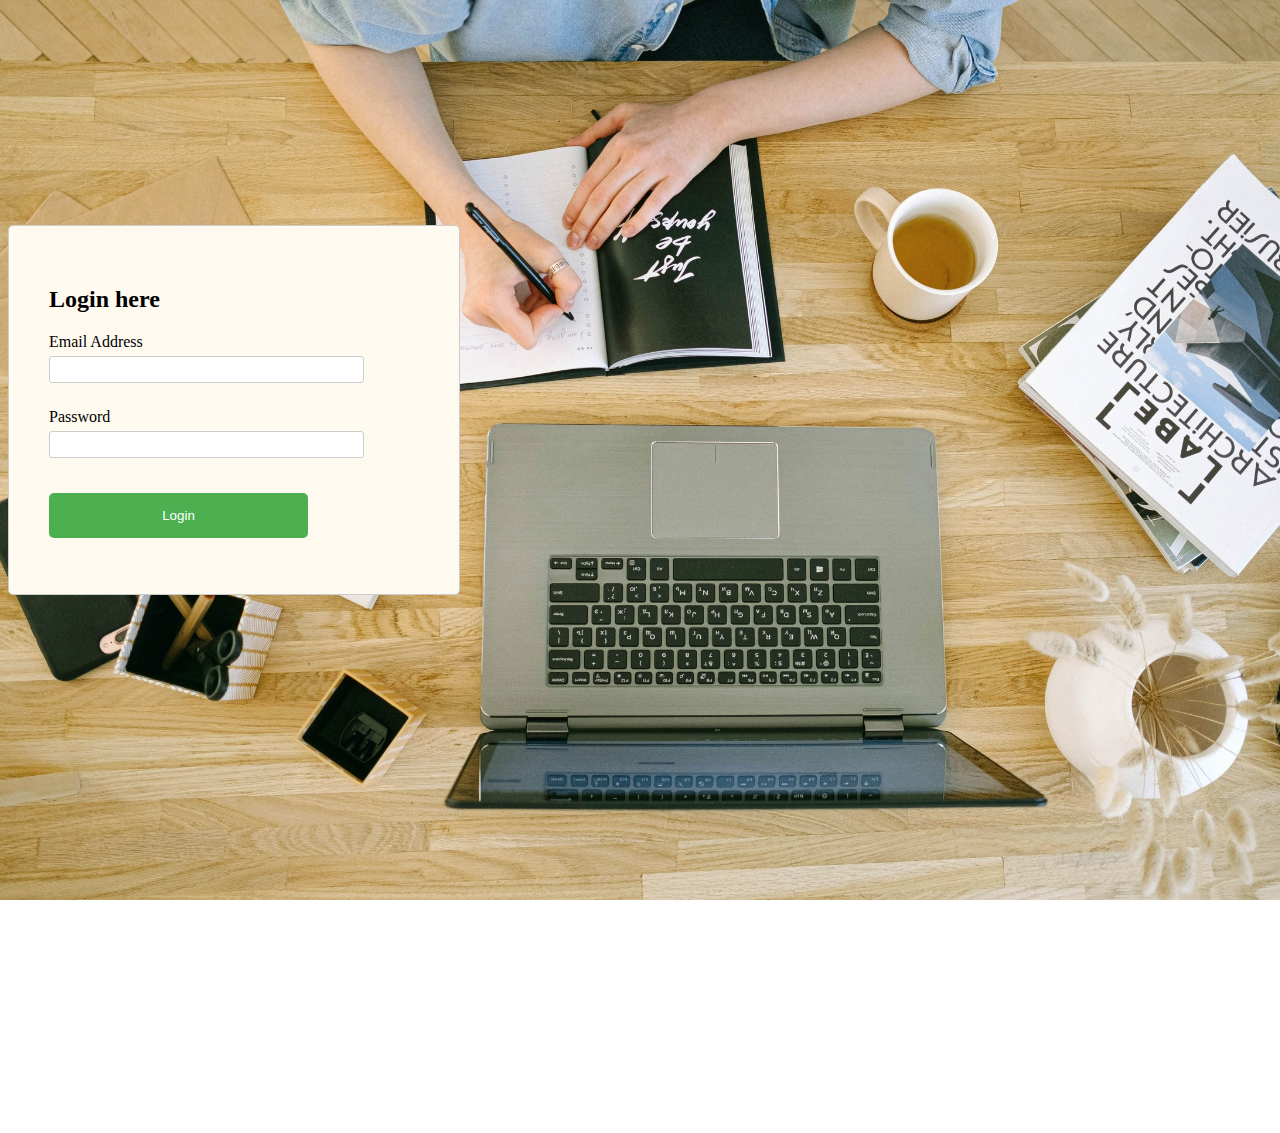
<file: login.html>
<html>

<head>
    <meta charset="UTF-8">
    <meta name="viewport" content="width=device-width, initial-scale=1">
        <link href="https://cdn.jsdelivr.net/npm/bootstrap@5.2.3/dist/css/bootstrap.min.css" rel="stylesheet" integrity="sha384-rbsA2VBKQhggwzxH7pPCaAqO46MgnOM80zW1RWuH61DGLwZJEdK2Kadq2F9CUG65" crossorigin="anonymous">

    <title>Login Page</title>
    <style>
        body {
            background-image: url('image/A.jpeg');
            background-repeat: no-repeat;
            background-size: cover;
            background-attachment: fixed;
            position: relative;
            width: 100%;
            height: 100%;
        }

        .container {
            width: 370px;
            margin: 25vh 0 auto;
            padding: 40px;
            border: 1px solid #ccc;
            border-radius: 5px;
            background-color: floralwhite;
        }

        form {
            text-align: left;
        }

        label {
            display: block;
            margin-top: 20px;
        }

        input {
            width: 85%;
            padding: 5px;
            margin: 5px 0;
            border: 1px solid #ccc;
            border-radius: 3px;
        }

        .input-group input.success {
            border: 1px solid green;
        }

        .input-group input.error {
            border: 1px solid red;
        }

        button {
            width: 70%;
            padding: 15px;
            background-color: #4CAF50;
            color: white;
            border: none;
            border-radius: 5px;
            margin-top: 30px;
            cursor: pointer;
        }

        .error-text {
            color: red;
        }
    </style>
</head>

<body>
    <div class="container">
        <form id="login">
            <h2>Login here</h2>
            <div class="input-group">
      <label for="email-field">Email Address</label>
           <input type="email" id="email-field">
   <div class="email-error error-text"></div>
            </div>
     <div class="input-group">
     <label for="password">Password</label>
     <input type="password" id="password" name="password">
       <div class="password-error error-text"></div>
    
      <button type="submit">Login</button>
            </div>
        </form>
    </div>
    <script>
   document.getElementById("login").addEventListener("submit", function(event) {
  event.preventDefault();
            var email = document.getElementById("email-field").value;
     var password = document.getElementById("password").value;
   var emailField = document.getElementById("email-field");
   var passwordField = document.getElementById("password");
  var emailError = document.querySelector(".email-error");
            var passwordError = document.querySelector(".password-error");

  emailField.classList.remove("success", "error");
  
  passwordField.classList.remove("success", "error");
  
   emailError.textContent = "";
   passwordError.textContent = "";

   if (email.trim() === "") {
   emailField.classList.add("error");
   emailError.textContent = "Please enter your email address.";
            }
    else {
      emailField.classList.add("success");
            }

   if (password.trim() === "") {
       passwordField.classList.add("error");
     passwordError.textContent = "Enter a password.";
      } 
  else if (password.length < 8) {
   passwordField.classList.add("error");
    passwordError.textContent = "Incorrect password (must be at least 8 characters).";
            } 
    else {
    passwordField.classList.add("success");
   window.location.href = "To-do.html";
   }
   });         
            
    </script>
    
    
        <script src="https://cdn.jsdelivr.net/npm/bootstrap@5.2.3/dist/js/bootstrap.bundle.min.js" integrity="sha384-kenU1KFdBIe4zVF0s0G1M5b4hcpxyD9F7jL+jjXkk+Q2h455rYXK/7HAuoJl+0I4" crossorigin="anonymous"></script>

</body>

</html>
</file>
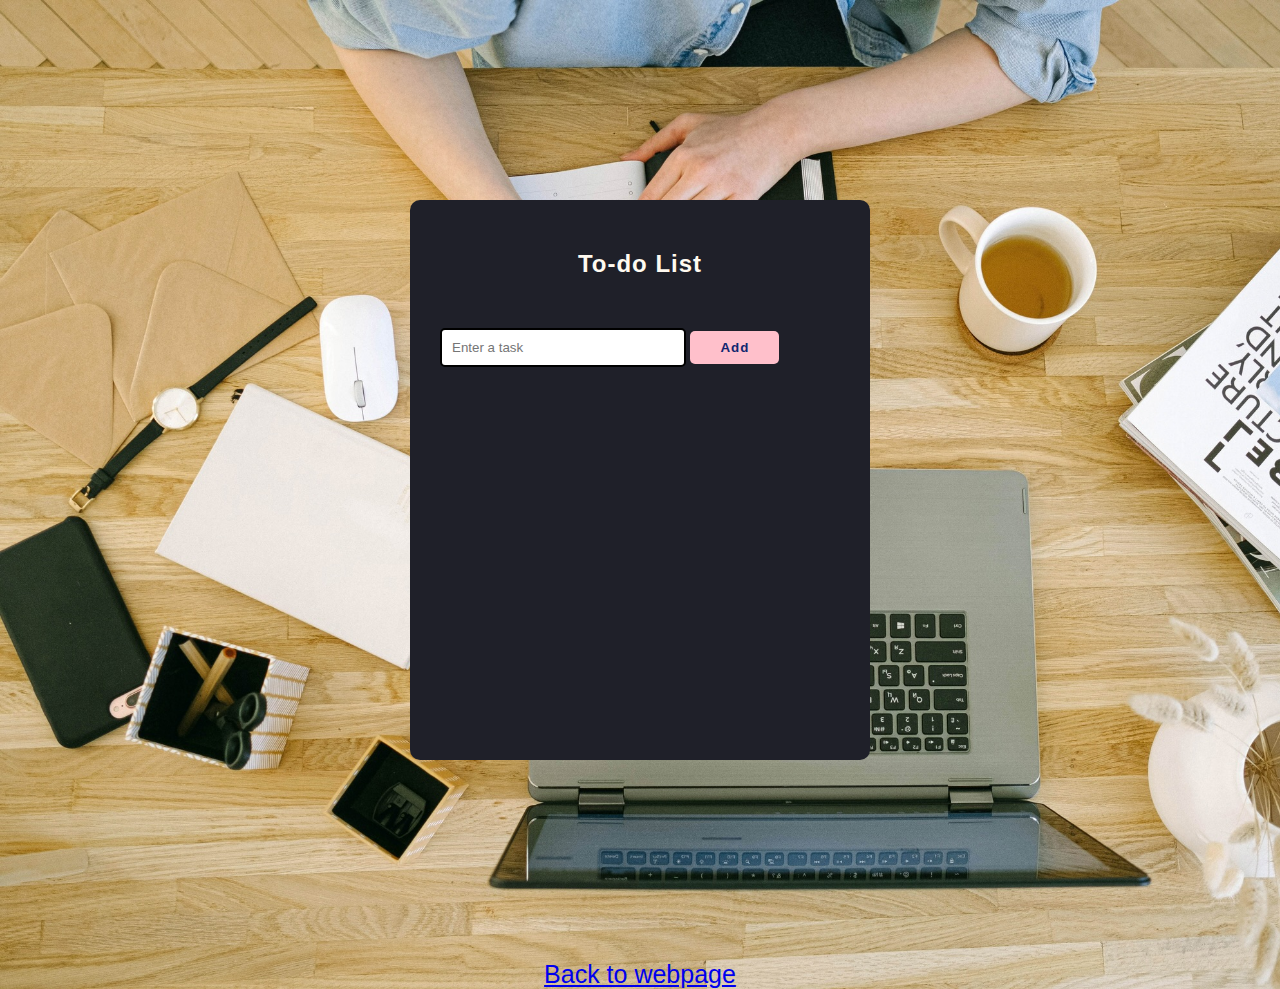
<file: To-do.html>
<!DOCTYPE html>
<html lang="en">
<head>
    <meta charset="utf-8">
    <meta name="viewport" content="width=device-width, initial-scale=1">
    <title>To-Do List</title>
    <link href="https://cdn.jsdelivr.net/npm/bootstrap@5.2.3/dist/css/bootstrap.min.css" rel="stylesheet" integrity="sha384-rbsA2VBKQhggwzxH7pPCaAqO46MgnOM80zW1RWuH61DGLwZJEdK2Kadq2F9CUG65" crossorigin="anonymous">
</head>
<style>
    body {
        font-family: 'Poppins', sans-serif;
        background-color: pink;
      margin: 0;
      background-image: url(image/B.jpeg);
   background-size: cover;
   
    }

    #wrapper {
        height: 500px;
        width: 400px;
        margin: 200px auto;
        background-color: #1f2029;
        border-radius: 10px;
        padding: 30px;
    }

    h2 {
        display: flex;
        justify-content: center;
        color: floralwhite;
        letter-spacing: 1px;
    }

    input {
        border-radius: 5px;
        border: 2px solid black;
        margin-top: 30px;
        height: 2.5em;
        width: 230px;
        padding-left: 10px;
    }

    input:active {
        border: none;
    }

    button {
        background-color: pink;
        border-radius: 5px;
        height: 2.5em;
        font-weight: 600;
        padding: 0 30px;
        letter-spacing: 1px;
        border: none;
        color: #102770;
        cursor: pointer;
    }

    button:hover {
        display: inline-block;
    }

    #todolist {
        color: white;
        font-size: 28px;
        margin-top: 10px;
        list-style: none;
        padding: 0;
    }

    li {
        display: flex;
        align-items: center;
        margin: 10px 0;
    }

    .task {
        flex: 1;
    }

    .remove-button {
        color: red;
        cursor: pointer;
        font-weight: bold;
        margin-left: 10px;
    }

    #errorMessage {
        color: red;
        text-align: center;
        display: none;
    }
</style>
<body>
<div id="wrapper">
    <h2>To-do List</h2>
    <input type="text" id="input" placeholder="Enter a task">
    <button id="add">Add</button>
    <div id="errorMessage">Please enter a ListItems.</div>
    <ul id="todolist"></ul>
</div>
 <div style="text-align: center;margin-top: 20px;font-size:25px;">
  <a href="index.html">Back to webpage</a>

<script>
document.getElementById("add").addEventListener("click", function() {
        var taskText = document.getElementById("input").value;

 if (taskText.trim() === "") {
            document.getElementById("errorMessage").style.display = "block";
            return;
        } else {
            document.getElementById("errorMessage").style.display = "none";
        }

  var listItem = document.createElement("li");

   var taskSpan = document.createElement("span");
        taskSpan.classList.add("task");
        taskSpan.textContent = taskText;

  var removeButton = document.createElement("span");
        removeButton.classList.add("remove-button");
        removeButton.textContent = "X";

  removeButton.addEventListener("click", function() {
            listItem.remove();
        });

     listItem.appendChild(taskSpan);
        listItem.appendChild(removeButton);

        // Add the list item to the to-do list
        document.getElementById("todolist").appendChild(listItem);

        // Clear the input field
        document.getElementById("input").value = "";
    });
</script>
<script src="https://cdn.jsdelivr.net/npm/bootstrap@5.2.3/dist/js/bootstrap.bundle.min.js" integrity="sha384-kenU1KFdBIe4zVF0s0G1M5b4hcpxyD9F7jL+jjXkk+Q2h455rYXK/7HAuoJl+0I4" crossorigin="anonymous"></script>
</body>
</html>
</file>
